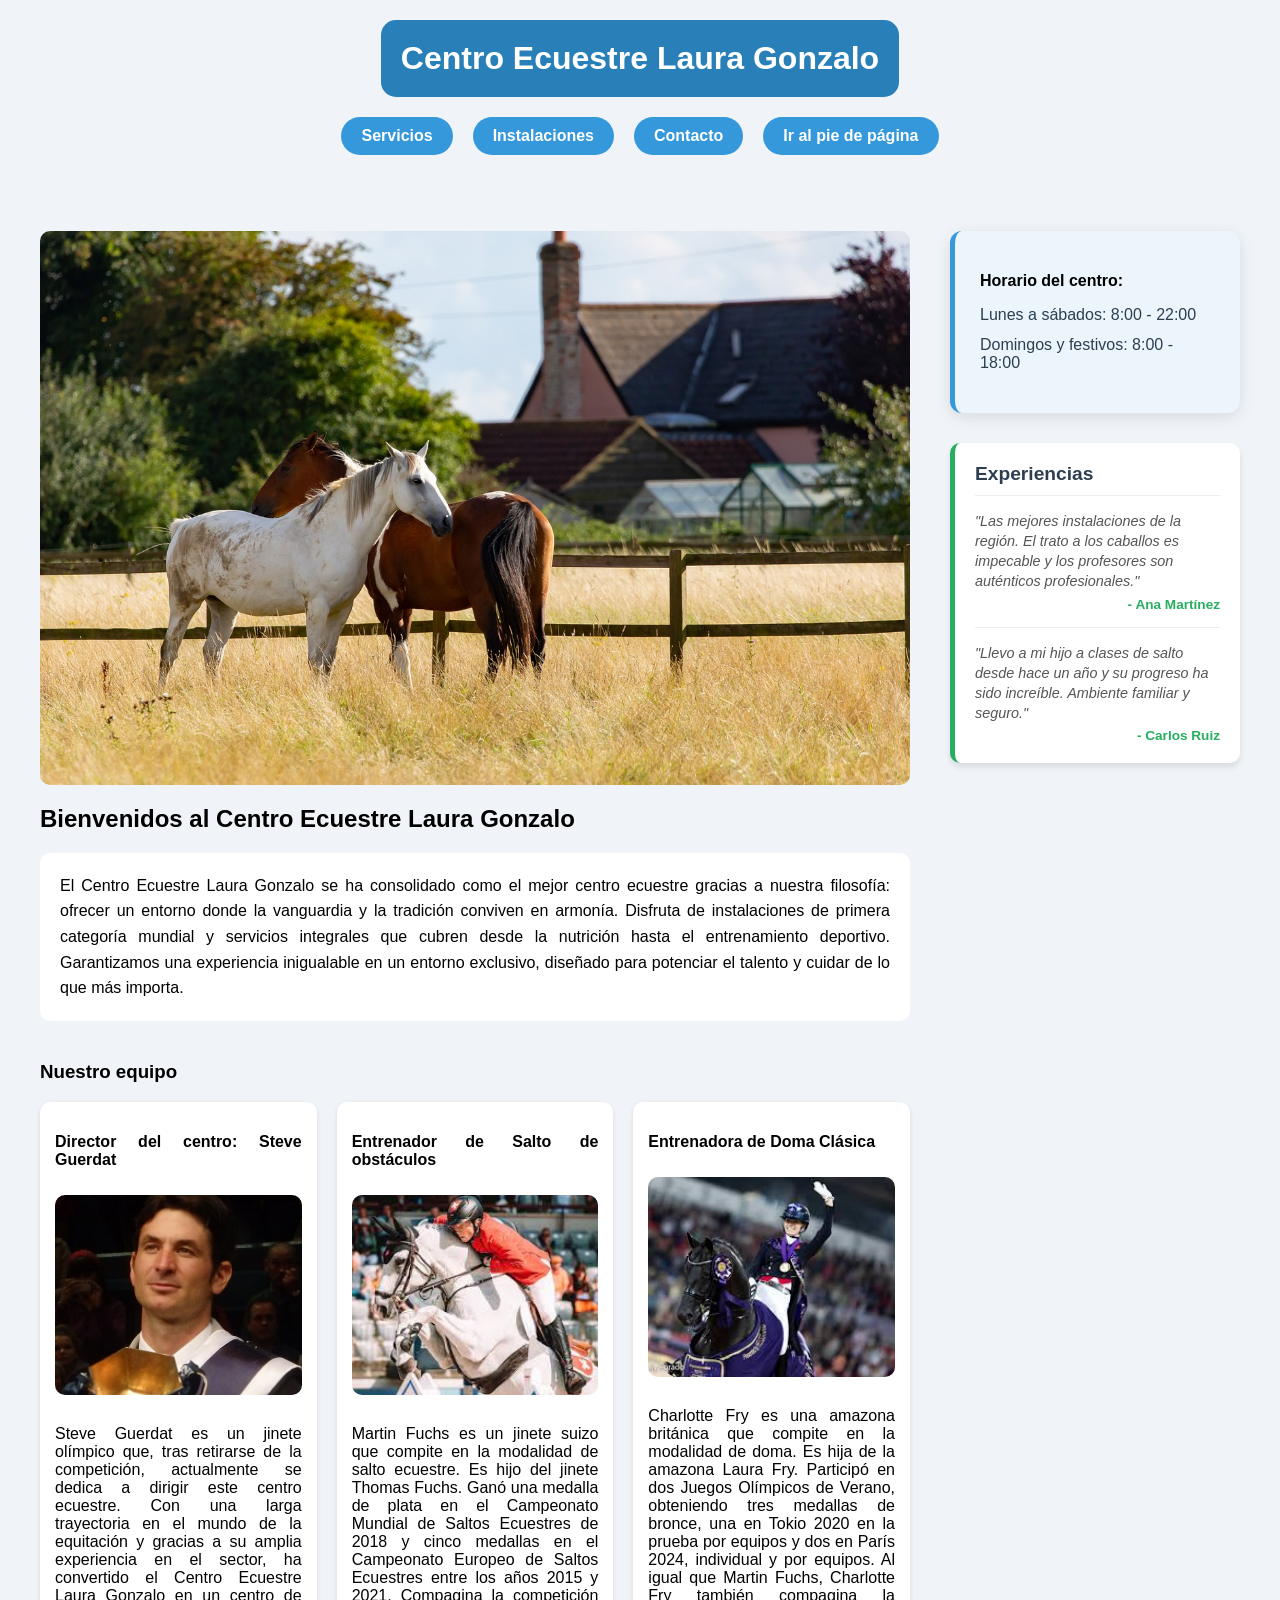
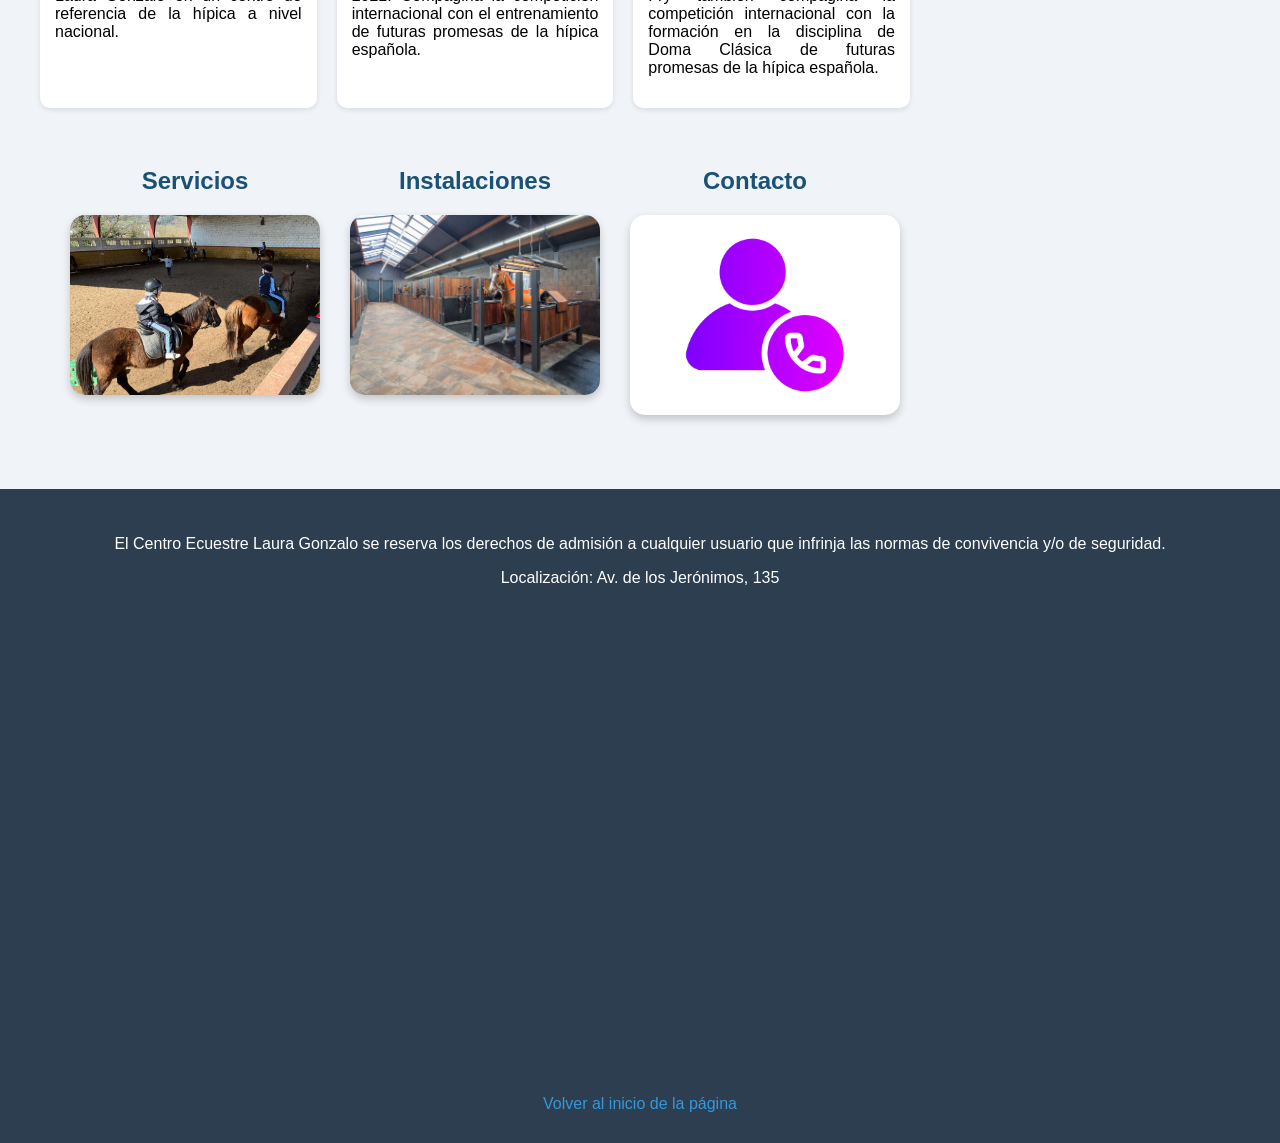
<file: index.html>
<!DOCTYPE html>
<html lang="es">
    <head>
        <meta charset="utf-8">
        <title>Index</title>
        <link rel="shortcut icon" href="Multimedia/logofavicon.png" type="image/png">
        <link rel="stylesheet" href="index.css">
    </head>
    <body>
        <header>
            <h1>Centro Ecuestre Laura Gonzalo</h1>
            <nav>
                <ul>
                    <li><a href="servicios.html" target="_blank">Servicios</a></li>
                    <li><a href="instalaciones.html" target="_blank">Instalaciones</a></li>
                    <li><a href="contacto.html" target="_blank">Contacto</a></li>
                    <li><a href="#piedepagina">Ir al pie de página</a></li>
                </ul>
            </nav>
        </header>
        <div class="contenedor-principal">
        <main class="contenido-central">
            <img src="Multimedia/caballosenelcampo.jpg" alt="Caballos en el campo" width="600" height="250" id="imgindex">
            <section>
                    <h2>Bienvenidos al Centro Ecuestre Laura Gonzalo</h2>
                    <p class="texto-intro">
                        El Centro Ecuestre Laura Gonzalo se ha consolidado como el mejor centro ecuestre 
                        gracias a nuestra filosofía: ofrecer un entorno donde la vanguardia y la tradición
                        conviven en armonía. Disfruta de instalaciones de primera categoría mundial y servicios
                        integrales que cubren desde la nutrición hasta el entrenamiento deportivo. Garantizamos una
                        experiencia inigualable en un entorno exclusivo, diseñado para potenciar el talento y cuidar de lo
                        que más importa.
                    </p>
            </section>
            <section class="seccion-equipo">
                <article>
                    <h3>Nuestro equipo</h3>
                    <div class="contenedor-personas">
                        <div class="tarjeta-equipo">
                            <p><b>Director del centro: Steve Guerdat</b></p>
                            <img src="Multimedia/Steve_Guerdat_(SUI).JPG" alt="Steve Guerdat">
                            <p>
                                Steve Guerdat es un jinete olímpico que, tras retirarse de la competición,
                                actualmente se dedica a dirigir este centro ecuestre. Con una larga trayectoria en el mundo
                                de la equitación y gracias a su amplia experiencia en el sector, ha convertido el Centro
                                Ecuestre Laura Gonzalo en un centro de referencia de la hípica a nivel nacional.
                            </p>
                        </div>
                        <div class="tarjeta-equipo">
                            <p><b>Entrenador de Salto de obstáculos</b></p>
                            <img src="Multimedia/martinfuchs.jpeg" alt="Martin Fuchs">
                            <p>
                                Martin Fuchs es un jinete suizo que compite en la modalidad de salto ecuestre.
                                Es hijo del jinete Thomas Fuchs. Ganó una medalla de plata en el Campeonato Mundial de
                                Saltos Ecuestres de 2018 y cinco medallas en el Campeonato Europeo de Saltos Ecuestres
                                entre los años 2015 y 2021. Compagina la competición internacional con el entrenamiento de
                                futuras promesas de la hípica española.
                            </p>
                        </div>
                        <div class="tarjeta-equipo">
                        <p><b>Entrenadora de Doma Clásica</b></p>
                        <img src="Multimedia/charlottefry.jpeg" alt="Charlotte Fry">
                        <p>
                            Charlotte Fry es una amazona británica que compite en la modalidad de doma.
                            Es hija de la amazona Laura Fry. Participó en dos Juegos Olímpicos de Verano,
                            obteniendo tres medallas de bronce, una en Tokio 2020 en la prueba por equipos
                            y dos en París 2024, individual y por equipos. Al igual que Martin Fuchs, Charlotte Fry también
                            compagina la competición internacional con la formación en la disciplina de Doma Clásica de futuras
                            promesas de la hípica española.
                        </p>
                        </div>
                    </div>
                </article>
            </section>
            <section class="seccion-navegacion">
                <div class="contenedor-enlaces">
                    <div class="item-navegacion">
                    <h2>Servicios</h2>
                    <a href="servicios.html" target="_blank"><img src="Multimedia/serviciospagprincipal.jpeg" alt="Servicios"></a>
                    </div>
                    <div class="item-navegacion">
                    <h2>Instalaciones</h2>
                    <a href="instalaciones.html" target="_blank"><img src="Multimedia/navedecuadras.jpg" alt="Nave de cuadras"></a>
                    </div>
                    <div class="item-navegacion">
                    <h2>Contacto</h2>
                    <a href="contacto.html" target="_blank"><img src="Multimedia/contactoimagen.png" alt="Contacto" class="icono-contacto"></a>
                    </div>
                </div>
            </section>
            
        </main>
        
        <aside class="barra-lateral">
            <div class="cajita-horario">
            <p>
                <b>Horario del centro:</b>
                <ul>
                    <li>Lunes a sábados: 8:00 - 22:00</li>
                    <li>Domingos y festivos: 8:00 - 18:00</li>
                </ul>
            </p>
            </div>
         <div class="cajita-referencias">
    <h3>Experiencias</h3>
    
    <div class="opinion">
        <p>"Las mejores instalaciones de la región. El trato a los caballos es impecable y los profesores son auténticos profesionales."</p>
        <span class="autor">- Ana Martínez</span>
    </div>

    <hr> <div class="opinion">
        <p>"Llevo a mi hijo a clases de salto desde hace un año y su progreso ha sido increíble. Ambiente familiar y seguro."</p>
        <span class="autor">- Carlos Ruiz</span>
    </div>
</div>
        </aside>  
        </div>
        <footer id="piedepagina">
            <p>El Centro Ecuestre Laura Gonzalo se reserva los derechos de admisión a cualquier usuario que infrinja las normas de convivencia y/o de seguridad.</p>
            <p>Localización: Av. de los Jerónimos, 135</p>
            <iframe src="https://www.google.com/maps/embed?pb=!1m18!1m12!1m3!1d25157.416345769663!2d-1.1829247999999999!3d37.9846656!2m3!1f0!2f0!3f0!3m2!1i1024!2i768!4f13.1!3m3!1m2!1s0xd6380384e21bc4d%3A0x6f8f4ea9f358e209!2sUniversidad%20Cat%C3%B3lica%20San%20Antonio%20de%20Murcia%20(UCAM)!5e0!3m2!1ses!2ses!4v1764157958851!5m2!1ses!2ses" width="600" height="450" style="border:0;" allowfullscreen="" loading="lazy" referrerpolicy="no-referrer-when-downgrade"></iframe>
            <br> <br><a href="#top">Volver al inicio de la página</a>
        </footer>
    </body>
</html>
</file>
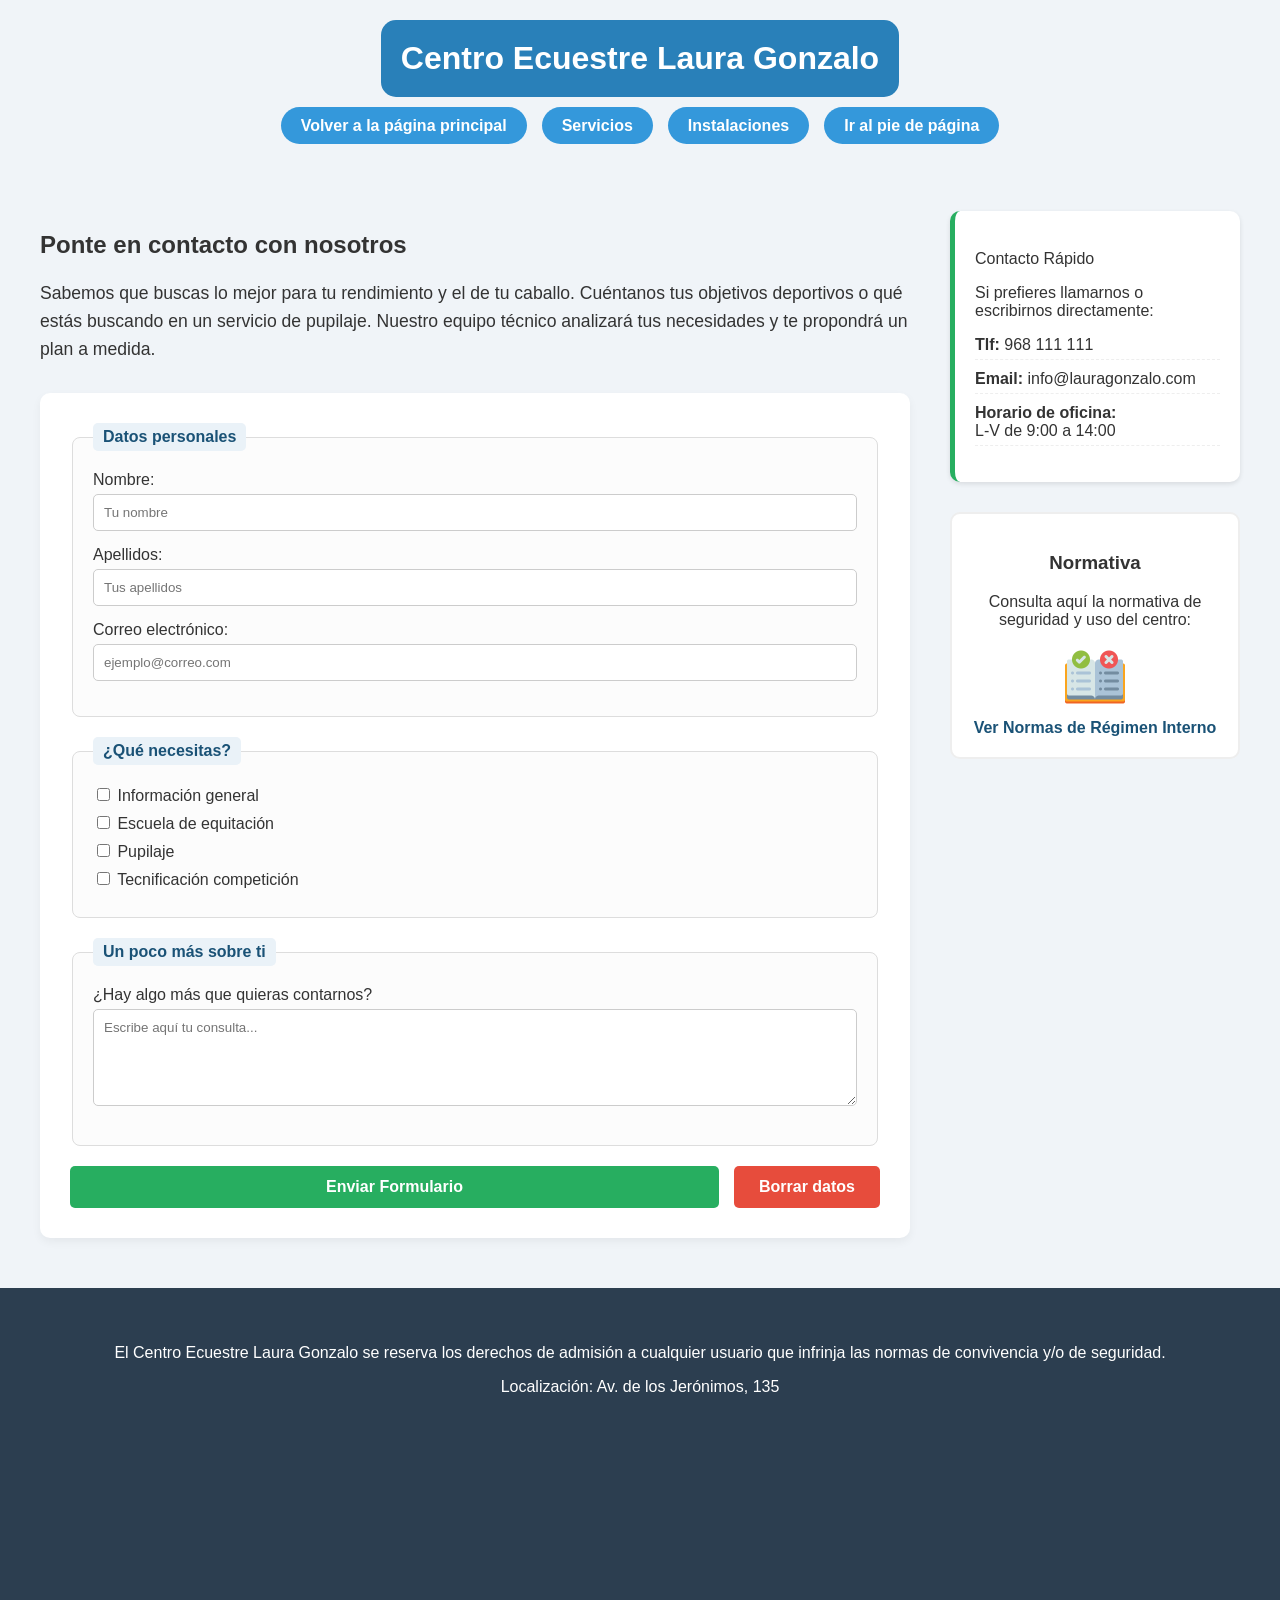
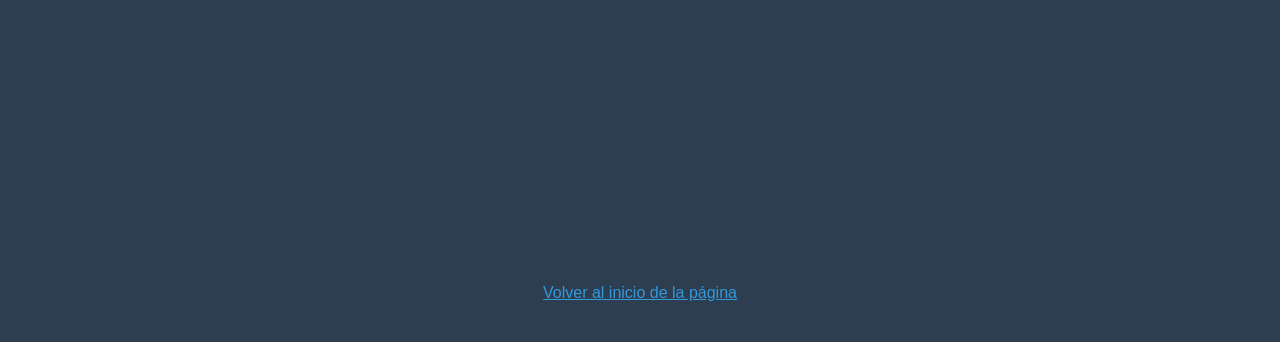
<file: contacto.html>
<!DOCTYPE html>
<html lang="es">
    <head>
        <meta charset="utf-8">
        <title>Contacto</title>
        <link rel="shortcut icon" href="Multimedia/logofavicon.png" type="image/png">
        <link rel="stylesheet" href="contacto.css">
    </head>
    <body>
        <header>
            <h1>Centro Ecuestre Laura Gonzalo</h1>
            <nav>
                <ul>
                    <li><a href="index.html" target="_blank">Volver a la página principal</a></li>
                    <li><a href="servicios.html" target="_blank">Servicios</a></li>
                    <li><a href="instalaciones.html" target="_blank">Instalaciones</a></li>
                    <li><a href="#piedepagina">Ir al pie de página</a></li>
                </ul>
            </nav>
        </header>

        <div class="contenedor-principal">

            <main class="contenido-central">
                
                <section>
                    <article class="intro-contacto">
                        <h2>Ponte en contacto con nosotros</h2>
                        <p>
                            Sabemos que buscas lo mejor para tu rendimiento y el de tu caballo.
                            Cuéntanos tus objetivos deportivos o qué estás buscando en un servicio de pupilaje.
                            Nuestro equipo técnico analizará tus necesidades y te propondrá un plan a medida.
                        </p>
                    </article>

                    <article class="contenedor-formulario">
                        <form method="post" action="#"> <fieldset>
                                <legend>Datos personales</legend>
                                
                                <div class="campo">
                                    <label for="nombre">Nombre:</label>
                                    <input type="text" name="nombre" id="nombre" placeholder="Tu nombre" required>
                                </div>

                                <div class="campo">
                                    <label for="apellido">Apellidos:</label>
                                    <input type="text" name="apellido" id="apellido" placeholder="Tus apellidos" required>
                                </div>

                                <div class="campo">
                                    <label for="email">Correo electrónico:</label>
                                    <input type="email" name="email" id="email" required placeholder="ejemplo@correo.com">
                                </div>
                            </fieldset>

                            <fieldset>
                                <legend>¿Qué necesitas?</legend>
                                <div class="grupo-checkbox">
                                    <label><input type="checkbox" name="info"> Información general</label>
                                    <label><input type="checkbox" name="escuela"> Escuela de equitación</label>
                                    <label><input type="checkbox" name="pupilaje"> Pupilaje</label>
                                    <label><input type="checkbox" name="competicion"> Tecnificación competición</label>
                                </div>
                            </fieldset>

                            <fieldset>
                                <legend>Un poco más sobre ti</legend>
                                <label for="infoplus">¿Hay algo más que quieras contarnos?</label>
                                <textarea name="infoplus" id="infoplus" rows="5" placeholder="Escribe aquí tu consulta..."></textarea>
                            </fieldset>

                            <div class="botones-form">
                                <input type="submit" value="Enviar Formulario" class="btn-enviar">
                                <input type="reset" value="Borrar datos" class="btn-borrar">
                            </div>

                        </form>
                    </article>
                </section>
            </main>

            <aside class="barra-lateral">
                
                <div class="cajita-contacto">
                    <h3></h3>Contacto Rápido</h3>
                    <p>Si prefieres llamarnos o escribirnos directamente:</p>
                    <ul>
                        <li><b>Tlf:</b> 968 111 111</li>
                        <li><b>Email:</b> info@lauragonzalo.com</li>
                        <li><b>Horario de oficina:</b><br>L-V de 9:00 a 14:00</li>
                    </ul>
                </div>

                <div class="cajita-normas-link">
                    <h3>Normativa</h3>
                    <p>Consulta aquí la normativa de seguridad y uso del centro:</p>
                    <a href="https://www.hipicalascadenas.com" target="_blank" class="enlace-normas">
                        <img src="Multimedia/icono-normas-flaticon.png" alt="Descargar Normas">
                        <span>Ver Normas de Régimen Interno</span>
                    </a>
                </div>

            </aside>

        </div> <footer id="piedepagina">
            <p>El Centro Ecuestre Laura Gonzalo se reserva los derechos de admisión a cualquier usuario que infrinja las normas de convivencia y/o de seguridad.</p>
            <p>Localización: Av. de los Jerónimos, 135</p>
            <iframe src="https://www.google.com/maps/embed?pb=!1m18!1m12!1m3!1d25157.416345769663!2d-1.1829247999999999!3d37.9846656!2m3!1f0!2f0!3f0!3m2!1i1024!2i768!4f13.1!3m3!1m2!1s0xd6380384e21bc4d%3A0x6f8f4ea9f358e209!2sUniversidad%20Cat%C3%B3lica%20San%20Antonio%20de%20Murcia%20(UCAM)!5e0!3m2!1ses!2ses!4v1764157958851!5m2!1ses!2ses" width="600" height="450" style="border:0;" allowfullscreen="" loading="lazy"></iframe>
            <br> <br><a href="#top">Volver al inicio de la página</a>
        </footer>
    </body>
</html>
</file>
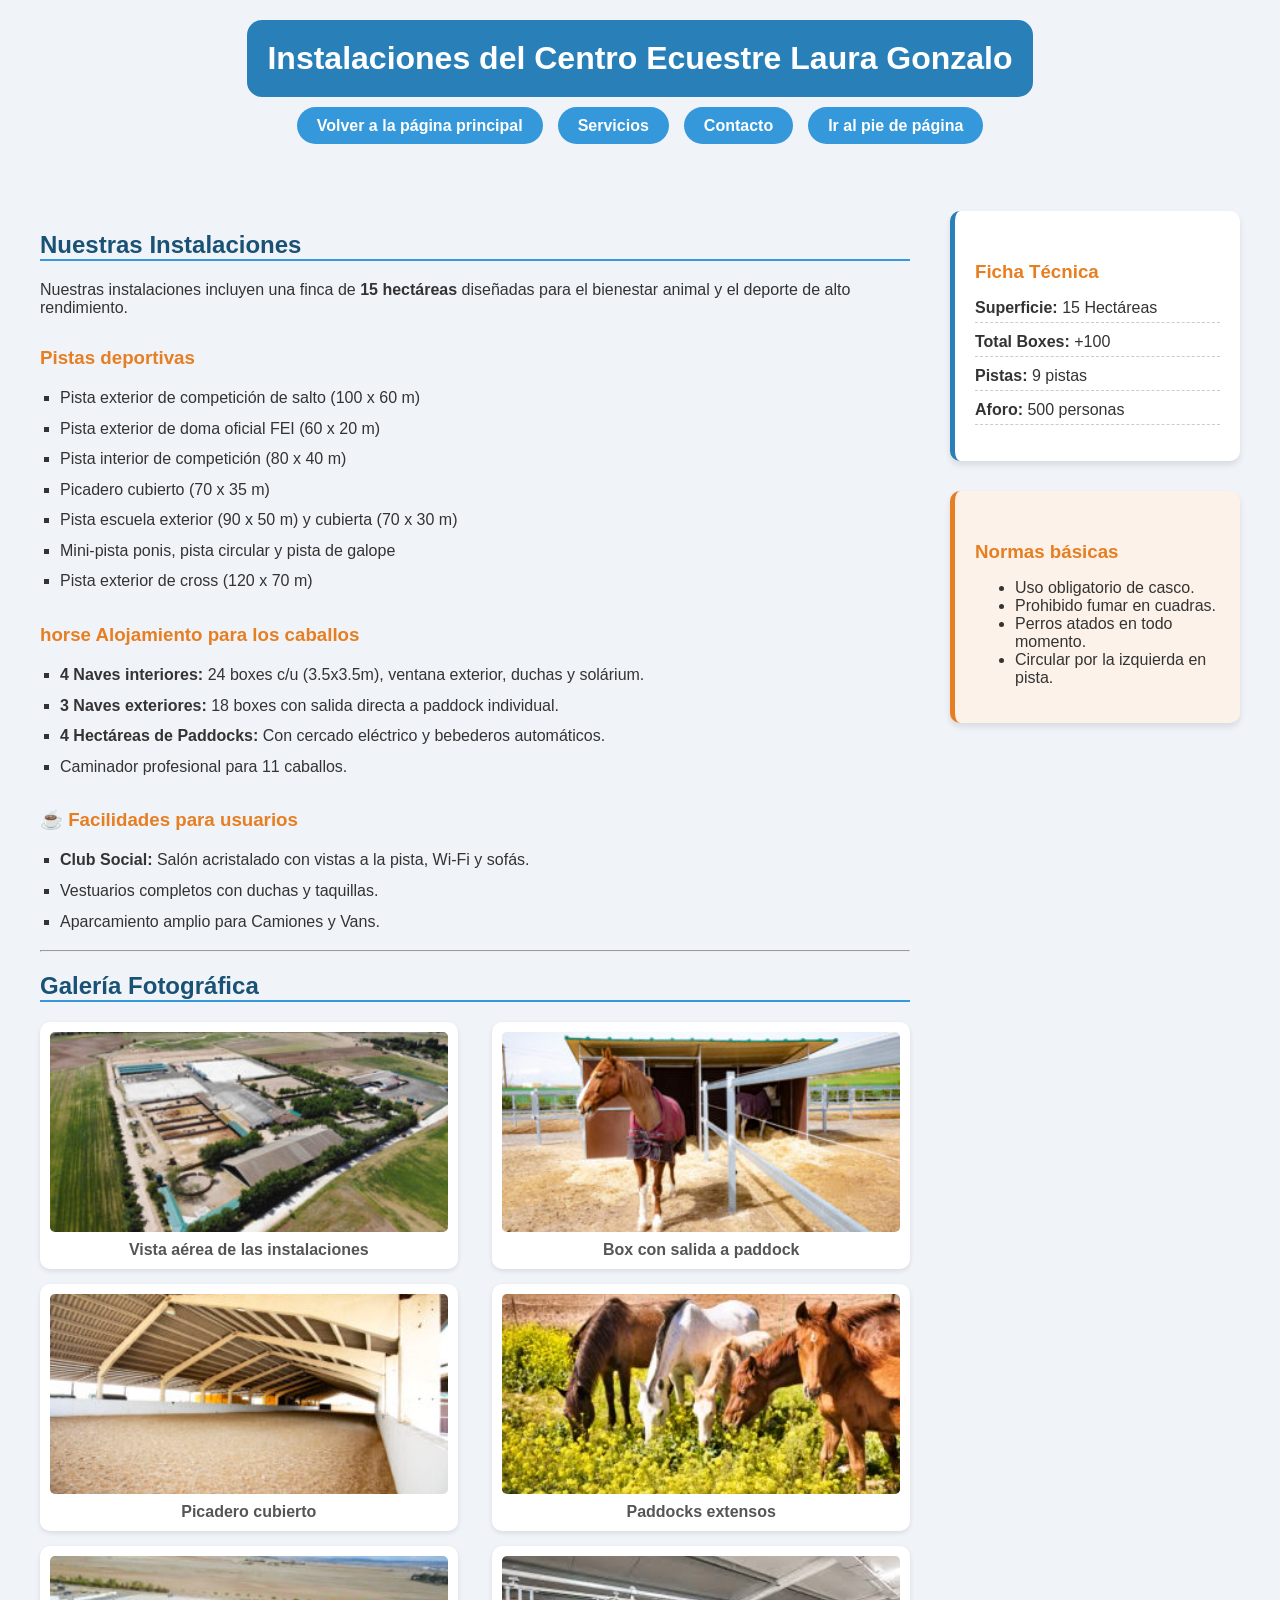
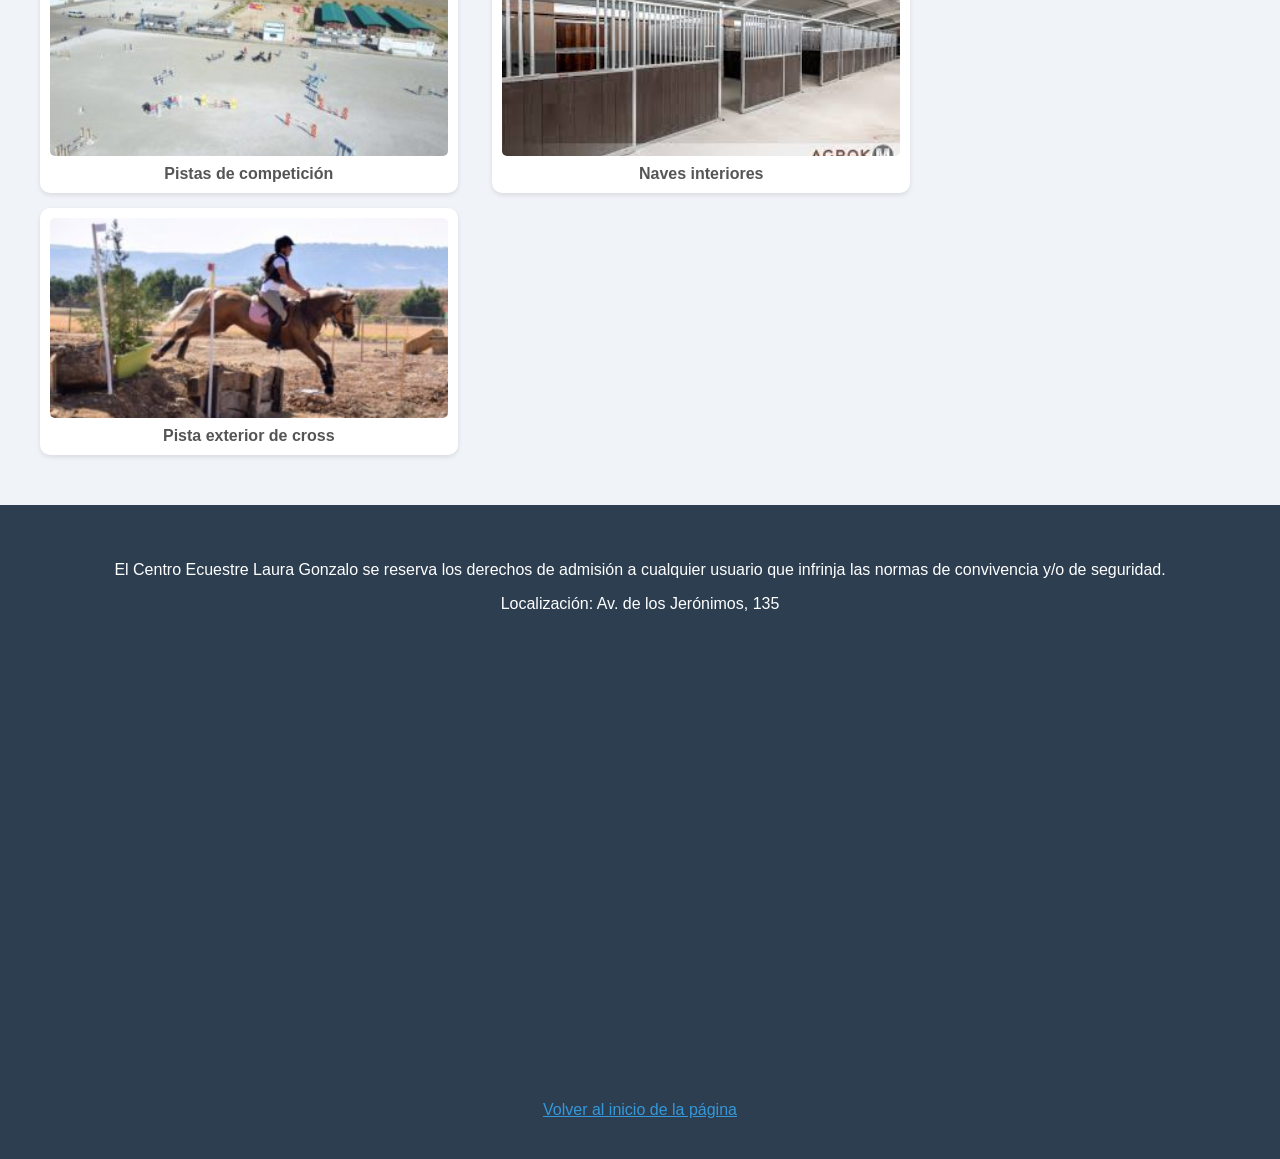
<file: instalaciones.html>
<!DOCTYPE html>
<html lang="es">
    <head>
        <meta charset="utf-8">
        <title>Instalaciones</title>
        <link rel="shortcut icon" href="Multimedia/logofavicon.png" type="image/png">
        <link rel="stylesheet" href="instalaciones.css">
    </head>
    <body>
        <header>
            <h1>Instalaciones del Centro Ecuestre Laura Gonzalo</h1>
            <nav>
                <ul>
                    <li><a href="index.html" target="_blank">Volver a la página principal</a></li>
                    <li><a href="servicios.html" target="_blank">Servicios</a></li>
                    <li><a href="contacto.html" target="_blank">Contacto</a></li>
                    <li><a href="#piedepagina">Ir al pie de página</a></li>
                </ul>
            </nav>
        </header>

        <div class="contenedor-principal">

            <main class="contenido-central">
                
                <section>
                    <article>
                        <h2>Nuestras Instalaciones</h2>
                        <p class="intro">
                            Nuestras instalaciones incluyen una finca de <b>15 hectáreas</b> diseñadas para el bienestar animal y el deporte de alto rendimiento.
                        </p>

                        <h3>Pistas deportivas</h3>
                        <div class="bloque-detalle">
                            <ul>
                                <li>Pista exterior de competición de salto (100 x 60 m)</li>
                                <li>Pista exterior de doma oficial FEI (60 x 20 m)</li>
                                <li>Pista interior de competición (80 x 40 m)</li>
                                <li>Picadero cubierto (70 x 35 m)</li>
                                <li>Pista escuela exterior (90 x 50 m) y cubierta (70 x 30 m)</li>
                                <li>Mini-pista ponis, pista circular y pista de galope</li>
                                <li>Pista exterior de cross (120 x 70 m)</li>
                            </ul>
                        </div>

                        <h3>horse Alojamiento para los caballos</h3>
                        <div class="bloque-detalle">
                            <ul>
                                <li><b>4 Naves interiores:</b> 24 boxes c/u (3.5x3.5m), ventana exterior, duchas y solárium.</li>
                                <li><b>3 Naves exteriores:</b> 18 boxes con salida directa a paddock individual.</li>
                                <li><b>4 Hectáreas de Paddocks:</b> Con cercado eléctrico y bebederos automáticos.</li>
                                <li>Caminador profesional para 11 caballos.</li>
                            </ul>
                        </div>

                        <h3>☕ Facilidades para usuarios</h3>
                        <div class="bloque-detalle">
                            <ul>
                                <li><b>Club Social:</b> Salón acristalado con vistas a la pista, Wi-Fi y sofás.</li>
                                <li>Vestuarios completos con duchas y taquillas.</li>
                                <li>Aparcamiento amplio para Camiones y Vans.</li>
                            </ul>
                        </div>
                    </article>
                </section>

                <hr> <section>
                    <article>
                        <h2>Galería Fotográfica</h2>
                        <div class="contenedor-imagenes">
                            
                            <figure>
                                <img src="Multimedia/panoramicadelasinstalaciones.jpg" alt="Vista aérea">
                                <figcaption>Vista aérea de las instalaciones</figcaption>
                            </figure>
                            
                            <figure>
                                <img src="Multimedia/boxconsalidaapaddockimg.jpg" alt="Box con paddock">
                                <figcaption>Box con salida a paddock</figcaption>
                            </figure>
                            
                            <figure>
                                <img src="Multimedia/pistainterior.jpg" alt="Pista interior">
                                <figcaption>Picadero cubierto</figcaption>
                            </figure>
                            
                            <figure>
                                <img src="Multimedia/paddocks.jpeg" alt="Paddocks">
                                <figcaption>Paddocks extensos</figcaption>
                            </figure>
                            
                            <figure>
                                <img src="Multimedia/pistasdecompeticion.jpg" alt="Competición">
                                <figcaption>Pistas de competición</figcaption>
                            </figure>
                            
                            <figure>
                                <img src="Multimedia/naveinterior.jpeg" alt="Naves">
                                <figcaption>Naves interiores</figcaption>
                            </figure>
                            
                            <figure>
                                <img src="Multimedia/pistadecross.jpeg" alt="Cross">
                                <figcaption>Pista exterior de cross</figcaption>
                            </figure>

                        </div>
                    </article>
                </section>

            </main>

            <aside class="barra-lateral">
                
                <div class="cajita-datos">
                    <h3>Ficha Técnica</h3>
                    <ul class="lista-lateral">
                        <li><b>Superficie:</b> 15 Hectáreas</li>
                        <li><b>Total Boxes:</b> +100</li>
                        <li><b>Pistas:</b> 9 pistas</li>
                        <li><b>Aforo:</b> 500 personas</li>
                    </ul>
                </div>

                <div class="cajita-normas">
                    <h3>Normas básicas</h3>
                    <ul>
                        <li>Uso obligatorio de casco.</li>
                        <li>Prohibido fumar en cuadras.</li>
                        <li>Perros atados en todo momento.</li>
                        <li>Circular por la izquierda en pista.</li>
                    </ul>
                </div>

            </aside>

        </div> <footer id="piedepagina">
            <p>El Centro Ecuestre Laura Gonzalo se reserva los derechos de admisión a cualquier usuario que infrinja las normas de convivencia y/o de seguridad.</p>
            <p>Localización: Av. de los Jerónimos, 135</p>
            <iframe src="https://www.google.com/maps/embed?pb=!1m18!1m12!1m3!1d25157.416345769663!2d-1.1829247999999999!3d37.9846656!2m3!1f0!2f0!3f0!3m2!1i1024!2i768!4f13.1!3m3!1m2!1s0xd6380384e21bc4d%3A0x6f8f4ea9f358e209!2sUniversidad%20Cat%C3%B3lica%20San%20Antonio%20de%20Murcia%20(UCAM)!5e0!3m2!1ses!2ses!4v1764157958851!5m2!1ses!2ses" width="600" height="450" style="border:0;" allowfullscreen="" loading="lazy"></iframe>
            <br> <br><a href="#top">Volver al inicio de la página</a>
        </footer>
    </body>
</html>
</file>
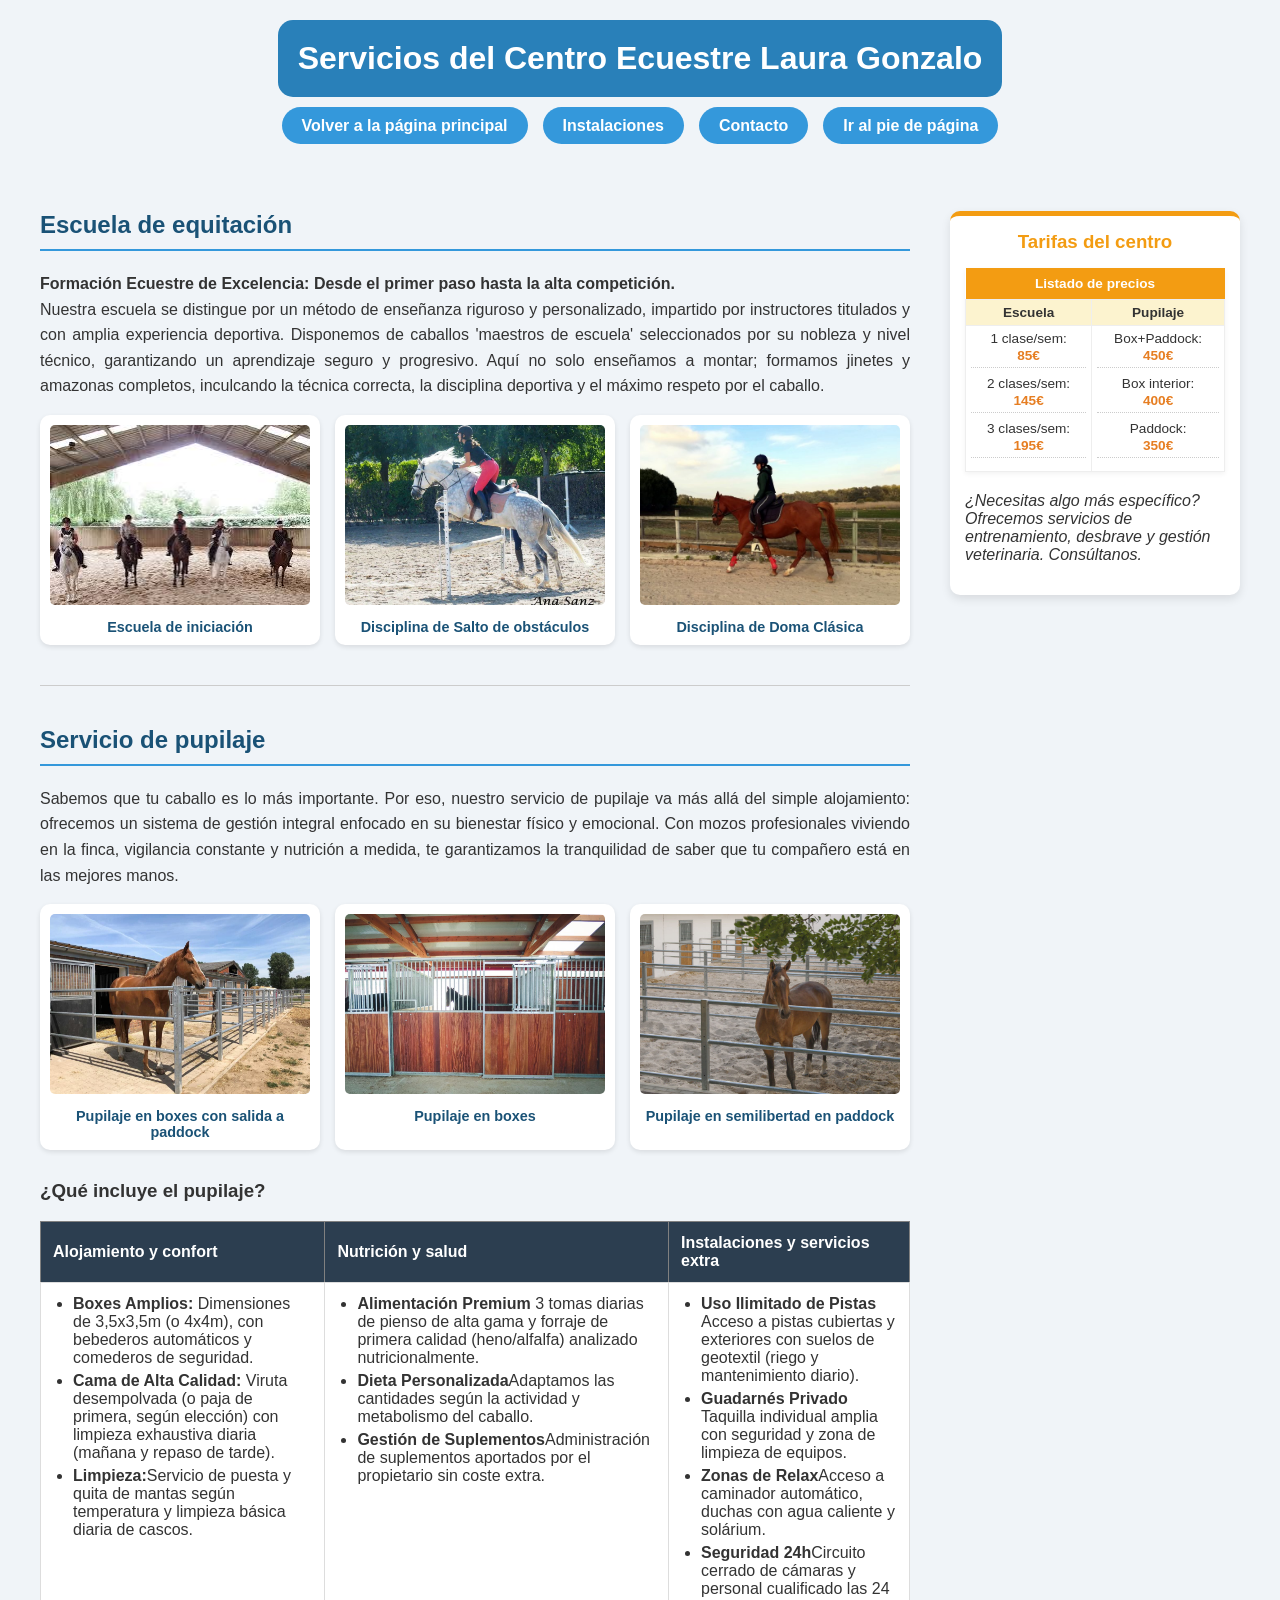
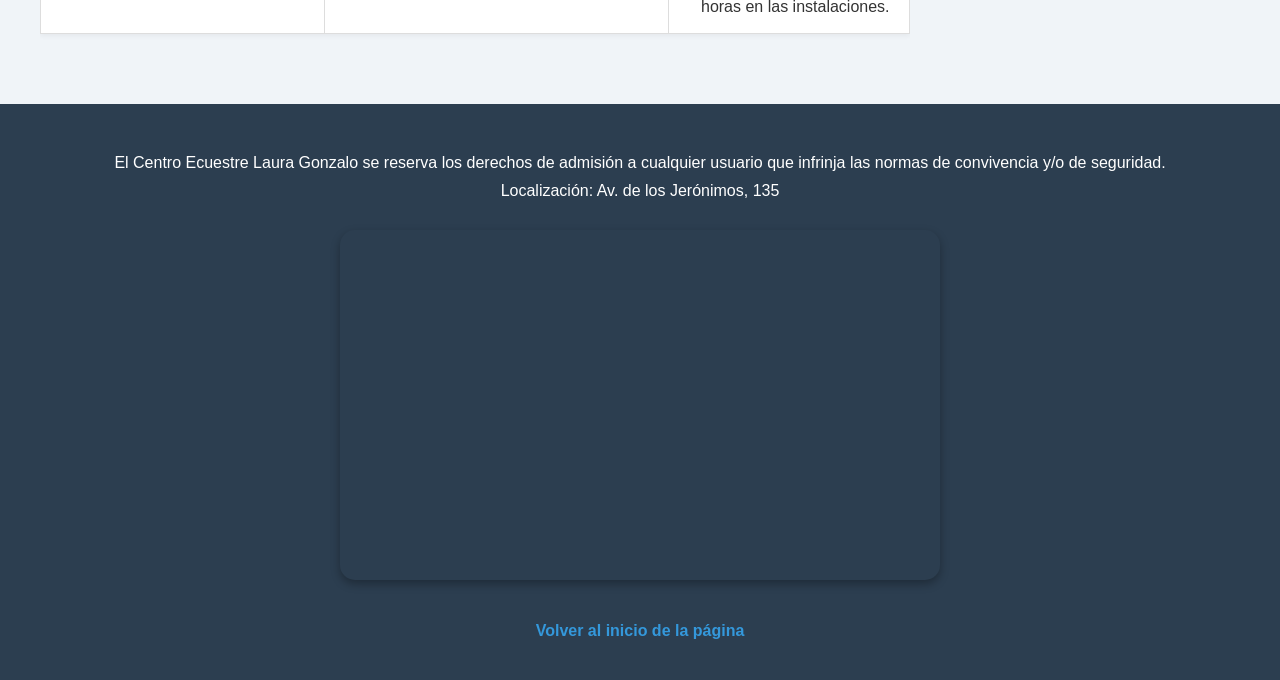
<file: servicios.html>
<!DOCTYPE html>
<html lang="es">
    <head>
        <meta charset="utf-8">
        <title>Servicios</title>
        <link rel="shortcut icon" href="Multimedia/logofavicon.png" type="image/png">
        <link rel="stylesheet" href="servicios.css"> </head>
    <body>
        <header>
            <h1>Servicios del Centro Ecuestre Laura Gonzalo</h1>
            <nav>
                <ul>
                    <li><a href="index.html" target="_blank">Volver a la página principal</a></li>
                    <li><a href="instalaciones.html" target="_blank">Instalaciones</a></li>
                    <li><a href="contacto.html" target="_blank">Contacto</a></li>
                    <li><a href="#piedepagina">Ir al pie de página</a></li>
                </ul>
            </nav>
        </header>

        <div class="contenedor-principal">

            <main class="contenido-central">
                
                <section>
                    <article>
                        <h2>Escuela de equitación</h2>
                        <p>
                            <b>Formación Ecuestre de Excelencia: Desde el primer paso hasta la alta competición.</b> <br>
                            Nuestra escuela se distingue por un método de enseñanza riguroso y personalizado,
                            impartido por instructores titulados y con amplia experiencia deportiva.
                            Disponemos de caballos 'maestros de escuela' seleccionados por su nobleza y nivel técnico,
                            garantizando un aprendizaje seguro y progresivo. Aquí no solo enseñamos a montar; formamos
                            jinetes y amazonas completos, inculcando la técnica correcta, la disciplina deportiva y el
                            máximo respeto por el caballo.
                        </p>
                    </article>

                    <article>
                        <div class="contenedor-imagenes">
                            <figure>
                                <img src="Multimedia/escueladeequitacion.jpeg" alt="Escuela de iniciación">
                                <figcaption>Escuela de iniciación</figcaption>
                            </figure>
                            <figure>
                                <img src="Multimedia/escuelasalto.jpg" alt="Salto de obstáculos">
                                <figcaption>Disciplina de Salto de obstáculos</figcaption>
                            </figure>
                            <figure>
                                <img src="Multimedia/escueladoma.jpg" alt="Doma clásica">
                                <figcaption>Disciplina de Doma Clásica</figcaption>
                            </figure>
                        </div>
                    </article>
                </section>

                <hr> <section>
                    <article>
                        <h2>Servicio de pupilaje</h2>
                        <p>
                            Sabemos que tu caballo es lo más importante. Por eso, nuestro servicio de pupilaje
                            va más allá del simple alojamiento: ofrecemos un sistema de gestión integral enfocado
                            en su bienestar físico y emocional. Con mozos profesionales viviendo en la finca,
                            vigilancia constante y nutrición a medida, te garantizamos la tranquilidad de saber que
                            tu compañero está en las mejores manos.
                        </p>
                    </article>

                    <article>
                        <div class="contenedor-imagenes">
                            <figure>
                                <img src="Multimedia/boxconsalidaapaddock.jpg" alt="Box con salida a paddock">
                                <figcaption>Pupilaje en boxes con salida a paddock</figcaption>
                            </figure>
                            <figure>
                                <img src="Multimedia/boxes.jpg" alt="Boxes">
                                <figcaption>Pupilaje en boxes</figcaption>
                            </figure>
                            <figure>
                                <img src="Multimedia/paddock.jpg" alt="Paddock">
                                <figcaption>Pupilaje en semilibertad en paddock</figcaption>
                            </figure>
                        </div>
                    </article>

                    <article>
                        <h3>¿Qué incluye el pupilaje?</h3>
                        <div class="contenedor-tabla">
                            <table border="1" class="tabla-servicios">
                                <thead>
                                    <tr> <th>Alojamiento y confort</th>
                                        <th>Nutrición y salud</th>
                                        <th>Instalaciones y servicios extra</th>
                                    </tr>
                                </thead>
                                <tbody>
                                    <tr>
                                        <td>
                                            <ul>
                                                <li><b>Boxes Amplios:</b> Dimensiones de 3,5x3,5m (o 4x4m),
                                                con bebederos automáticos y comederos de seguridad.</li>
                                                <li><b>Cama de Alta Calidad:</b> Viruta desempolvada (o paja de primera,
                                                según elección) con limpieza exhaustiva diaria (mañana y repaso de tarde).</li>
                                                <li><b>Limpieza:</b>Servicio de puesta y quita de mantas según temperatura y
                                                limpieza básica diaria de cascos.</li>
                                            </ul>
                                        </td>
                                        <td>
                                            <ul>
                                                <li><b>Alimentación Premium</b> 3 tomas diarias de pienso de alta gama y
                                                forraje de primera calidad (heno/alfalfa) analizado nutricionalmente.</li>
                                                <li><b>Dieta Personalizada</b>Adaptamos las cantidades según la actividad y metabolismo del caballo.</li>
                                                <li><b>Gestión de Suplementos</b>Administración de suplementos aportados por el propietario sin coste extra.</li>
                                            </ul>
                                        </td>
                                        <td>
                                            <ul>
                                                <li><b>Uso Ilimitado de Pistas</b> Acceso a pistas cubiertas y exteriores con
                                                suelos de geotextil (riego y mantenimiento diario).</li>
                                                <li><b>Guadarnés Privado</b> Taquilla individual amplia con seguridad y zona de limpieza de equipos.</li>
                                                <li><b>Zonas de Relax</b>Acceso a caminador automático, duchas con agua caliente y solárium.</li>
                                                <li><b>Seguridad 24h</b>Circuito cerrado de cámaras y personal cualificado las 24 horas en las instalaciones.</li>
                                            </ul>
                                        </td>
                                    </tr>
                                </tbody>
                            </table>
                        </div>
                    </article>
                </section>

            </main>

            <aside class="barra-lateral">
                
                <div class="cajita-tarifas">
                    <h3>Tarifas del centro</h3>
                    
                    <table class="tabla-precios">
                        <thead>
                            <tr> <th colspan="2">Listado de precios</th>
                            </tr>
                        </thead>
                        <tbody>
                            <tr>
                                <td class="titulo-precio">Escuela</td>
                                <td class="titulo-precio">Pupilaje</td>
                            </tr>
                            <tr>
                                <td>
                                    <ul class="lista-precios">
                                        <li>1 clase/sem: <b>85€</b></li>
                                        <li>2 clases/sem: <b>145€</b></li>
                                        <li>3 clases/sem: <b>195€</b></li>
                                    </ul>
                                </td>
                                <td>
                                    <ul class="lista-precios">
                                        <li>Box+Paddock: <b>450€</b></li>
                                        <li>Box interior: <b>400€</b></li>
                                        <li>Paddock: <b>350€</b></li>
                                    </ul>
                                </td>
                            </tr>
                        </tbody>
                    </table>

                    <p class="nota-extra">
                        <i>¿Necesitas algo más específico? Ofrecemos servicios de entrenamiento, desbrave y gestión veterinaria. Consúltanos.</i>
                    </p>
                </div>

            </aside>
        </div> 
        <footer id="piedepagina">
            <p>El Centro Ecuestre Laura Gonzalo se reserva los derechos de admisión a cualquier usuario que infrinja las normas de convivencia y/o de seguridad.</p>
            <p>Localización: Av. de los Jerónimos, 135</p>
            <iframe src="https://www.google.com/maps/embed?pb=!1m18!1m12!1m3!1d25157.416345769663!2d-1.1829247999999999!3d37.9846656!2m3!1f0!2f0!3f0!3m2!1i1024!2i768!4f13.1!3m3!1m2!1s0xd6380384e21bc4d%3A0x6f8f4ea9f358e209!2sUniversidad%20Cat%C3%B3lica%20San%20Antonio%20de%20Murcia%20(UCAM)!5e0!3m2!1ses!2ses!4v1764157958851!5m2!1ses!2ses" width="600" height="450" style="border:0;" allowfullscreen="" loading="lazy"></iframe>
            <br> <br><a href="#top">Volver al inicio de la página</a>
        </footer>
    </body>
</html>
</file>
<file: index.css>
/* =========================================
   1. ESTILOS GENERALES
   ========================================= */
body {
    font-family: Arial, sans-serif;
    margin: 0;
    padding: 0;
    background-color: #F0F4F8; /* Fondo suave general */
}

/* =========================================
   2. HEADER Y TÍTULO PRINCIPAL
   ========================================= */
header {
    padding: 20px;
    text-align: center;
}

h1 {
    text-align: center;
    background-color: #2980B9;
    border-radius: 15px;
    padding: 20px;
    color: white;
    width: fit-content;
    margin: 0 auto 20px auto; /* Centrado y con margen abajo */
}

/* =========================================
   3. MENÚ DE NAVEGACIÓN (NAV)
   ========================================= */
nav ul {
    display: flex;
    justify-content: center;
    list-style: none;
    padding: 0;
    gap: 20px;
    flex-wrap: wrap; /* Para que baje en móviles */
}

nav ul li a {
    text-decoration: none;
    background-color: #3498DB;
    color: white;
    padding: 10px 20px;
    border-radius: 50px;
    font-weight: bold;
    display: block;
}

nav ul li a:hover {
    background-color: #1A5276; /* Efecto al pasar el ratón */
}

/* =========================================
   4. ESTRUCTURA PRINCIPAL (LAYOUT IZQ | DER)
   ========================================= */
/* Este es el contenedor padre que pone el contenido a la izq y el horario a la der */
.contenedor-principal {
    display: flex;
    gap: 40px;                /* Espacio entre columnas */
    max-width: 1200px;        /* Ancho máximo de la web */
    margin: 40px auto;        /* Centrado en la pantalla */
    padding: 0 20px;
    align-items: flex-start;  /* Alinea arriba */
}

/* Columna Izquierda (Contenido) */
.contenido-central {
    flex: 3; /* Ocupa el 75% */
}

/* Columna Derecha (Barra Lateral / Aside) */
.barra-lateral {
    flex: 1; /* Ocupa el 25% */
    min-width: 250px;
}

/* Imagen principal de los caballos */
#imgindex {
    width: 100%;       /* Se adapta al ancho disponible */
    height: auto;
    border-radius: 10px;
    display: block;
    margin-bottom: 20px;
}

/* Texto de bienvenida */
.texto-intro {
    text-align: justify;
    line-height: 1.6;
    background-color: white;
    padding: 20px;
    border-radius: 10px;
    margin-bottom: 40px;
}

/* =========================================
   5. SECCIÓN EQUIPO (3 COLUMNAS)
   ========================================= */
.contenedor-personas {
    display: flex;
    justify-content: center;
    gap: 20px;
    flex-wrap: wrap;
}

.tarjeta-equipo {
    flex: 1;
    min-width: 200px;
    background-color: white;
    padding: 15px;
    border-radius: 10px;
    text-align: justify;
    box-shadow: 0 2px 5px rgba(0,0,0,0.1);
}

.tarjeta-equipo img {
    width: 100%;
    height: 200px;
    object-fit: cover;
    border-radius: 10px;
    margin: 10px 0;
}

/* =========================================
   6. SECCIÓN ENLACES (Servicios, Instalaciones...)
   ========================================= */
.contenedor-enlaces {
    display: flex;
    justify-content: center;
    gap: 30px;
    margin-top: 40px;
    flex-wrap: wrap;
}

.item-navegacion {
    width: 250px;
    text-align: center;
    margin-bottom: 20px;
}

.item-navegacion h2 {
    color: #1A5276;
    font-size: 1.5rem;
}

.item-navegacion img {
    width: 100%;
    height: 180px;
    object-fit: cover;
    border-radius: 15px;
    box-shadow: 0 4px 8px rgba(0,0,0,0.2);
}

/* Arreglo para el icono de contacto (que no se corte) */
.item-navegacion img.icono-contacto {
    object-fit: contain;
    background-color: #fff;
    padding: 10px;
}

/* =========================================
   7. BARRA LATERAL (EL HORARIO "MONO")
   ========================================= */
/* =========================================
   ESTILO PARA LA "CAJITA MONA" DEL HORARIO
   ========================================= */
.cajita-horario {
    background-color: #EBF5FB;  /* Fondo azul muy clarito (casi blanco) */
    border-left: 5px solid #3498DB; /* Una barra vertical azul decorativa a la izquierda */
    padding: 25px;              /* Espacio interior para que respire */
    border-radius: 12px;        /* Bordes bien redondeados */
    box-shadow: 0 4px 15px rgba(0,0,0,0.1); /* Sombra suave para que "flote" */
    height: fit-content;        /* La caja se ajusta al tamaño del texto */
}

/* Estilo para el título (el h3 que pusimos antes) */
.cajita-horario h3 {
    margin-top: 0;              /* Quita margen superior */
    color: #1A5276;             /* Azul oscuro elegante */
    font-size: 1.2rem;
    border-bottom: 2px solid #bdc3c7; /* Una rayita gris debajo del título */
    padding-bottom: 15px;       /* Espacio entre el título y la rayita */
    margin-bottom: 20px;        /* Espacio entre la rayita y la lista */
}

/* Estilo para la lista para que quede limpia */
.cajita-horario ul {
    list-style: none;          /* ¡IMPORTANTE! Quita los puntos negros feos */
    padding: 0;
    margin: 0;
}

.cajita-horario li {
    margin-bottom: 12px;       /* Separa un poco los días */
    color: #2c3e50;            /* Color de texto gris oscuro */
    font-size: 1rem;
    font-weight: 500;          /* Un poquito más gordita la letra */
}

/* =========================================
   ESTILO PARA LA CAJITA DE REFERENCIAS
   ========================================= */
.cajita-referencias {
    background-color: white;        /* Fondo blanco para resaltar */
    border-left: 5px solid #27AE60; /* Borde verde decorativo */
    padding: 20px;
    border-radius: 10px;
    box-shadow: 0 4px 6px rgba(0,0,0,0.1); /* Sombra suave */
    margin-top: 30px;               /* IMPORTANTE: Esto la separa del horario */
}

.cajita-referencias h3 {
    margin-top: 0;
    color: #2c3e50;
    font-size: 1.2rem;
    margin-bottom: 15px;
    border-bottom: 1px solid #eee;
    padding-bottom: 10px;
}

/* Estilo del texto de la opinión */
.opinion p {
    font-style: italic;             /* Letra cursiva */
    color: #555;
    font-size: 0.9rem;
    line-height: 1.4;
    margin-bottom: 5px;
}

/* Estilo para el nombre del autor */
.opinion .autor {
    display: block;
    text-align: right;              /* Alineado a la derecha */
    font-weight: bold;
    color: #27AE60;                 /* Verde a juego con el borde */
    font-size: 0.85rem;
}

/* La línea separadora entre opiniones */
.cajita-referencias hr {
    border: 0;
    border-top: 1px solid #eee;
    margin: 15px 0;
}

/* =========================================
   8. PIE DE PÁGINA (FOOTER)
   ========================================= */
#piedepagina {
    background-color: #2c3e50;
    color: white;
    text-align: center;
    padding: 30px;
    margin-top: 50px;
}

#piedepagina iframe {
    max-width: 100%;
    border-radius: 10px;
    margin-top: 20px;
}

#piedepagina a {
    color: #3498DB;
    text-decoration: none;
}
</file>
<file: contacto.css>
/* =========================================
   ESTILOS BÁSICOS (Copia de los anteriores)
   ========================================= */
body {
    font-family: Arial, sans-serif;
    margin: 0;
    padding: 0;
    background-color: #F0F4F8;
    color: #333;
}

header, footer { text-align: center; padding: 20px; }

h1 {
    background-color: #2980B9;
    color: white;
    padding: 20px;
    border-radius: 15px;
    width: fit-content;
    margin: 0 auto 20px auto;
}

nav ul {
    display: flex;
    justify-content: center;
    gap: 15px;
    list-style: none;
    padding: 0;
}

nav ul li a {
    text-decoration: none;
    background-color: #3498DB;
    color: white;
    padding: 10px 20px;
    border-radius: 50px;
    font-weight: bold;
}

nav ul li a:hover {
    background-color: #1A5276;
}

/* =========================================
   ESTRUCTURA PRINCIPAL
   ========================================= */
.contenedor-principal {
    display: flex;
    gap: 40px;
    max-width: 1200px;
    margin: 40px auto;
    padding: 0 20px;
    align-items: flex-start;
}

.contenido-central { flex: 3; }
.barra-lateral { flex: 1; min-width: 280px; }

/* =========================================
   ESTILOS DEL FORMULARIO (¡Lo nuevo!)
   ========================================= */
.intro-contacto p {
    font-size: 1.1rem;
    line-height: 1.6;
    margin-bottom: 30px;
}

/* El contenedor gris del formulario */
.contenedor-formulario {
    background-color: white;
    padding: 30px;
    border-radius: 10px;
    box-shadow: 0 4px 10px rgba(0,0,0,0.05);
}

fieldset {
    border: 1px solid #ddd;
    border-radius: 8px;
    margin-bottom: 20px;
    padding: 20px;
    background-color: #fcfcfc;
}

legend {
    font-weight: bold;
    color: #1A5276;
    background-color: #eaf2f8;
    padding: 5px 10px;
    border-radius: 5px;
}

/* Estilo para los inputs de texto */
input[type="text"],
input[type="email"],
textarea {
    width: 100%;            /* Ocupan todo el ancho disponible */
    padding: 10px;
    margin-top: 5px;
    margin-bottom: 15px;
    border: 1px solid #ccc;
    border-radius: 5px;
    box-sizing: border-box; /* Evita que el padding rompa el ancho */
    font-family: inherit;
}

input:focus, textarea:focus {
    border-color: #3498DB;  /* Borde azul al escribir */
    outline: none;
    background-color: #fff;
}

/* Estilo para los checkboxes */
.grupo-checkbox label {
    display: block;         /* Uno debajo de otro */
    margin-bottom: 8px;
    cursor: pointer;
}

/* Botones de enviar y borrar */
.botones-form {
    display: flex;
    gap: 15px;
    margin-top: 10px;
}

.btn-enviar {
    background-color: #27AE60; /* Verde */
    color: white;
    border: none;
    padding: 12px 25px;
    border-radius: 5px;
    cursor: pointer;
    font-size: 1rem;
    font-weight: bold;
    flex: 1;
}

.btn-enviar:hover { background-color: #1e8449; }

.btn-borrar {
    background-color: #e74c3c; /* Rojo */
    color: white;
    border: none;
    padding: 12px 25px;
    border-radius: 5px;
    cursor: pointer;
    font-size: 1rem;
    font-weight: bold;
}

.btn-borrar:hover { background-color: #c0392b; }

/* =========================================
   BARRA LATERAL (CONTACTO Y NORMAS)
   ========================================= */
.cajita-contacto {
    background-color: white;
    border-left: 5px solid #27AE60;
    padding: 20px;
    border-radius: 10px;
    margin-bottom: 30px;
    box-shadow: 0 2px 5px rgba(0,0,0,0.1);
}

.cajita-contacto ul {
    list-style: none;
    padding: 0;
}

.cajita-contacto li {
    margin-bottom: 10px;
    border-bottom: 1px dashed #eee;
    padding-bottom: 5px;
}

.cajita-normas-link {
    background-color: #fff;
    border: 2px solid #eee;
    padding: 20px;
    border-radius: 10px;
    text-align: center;
}

.enlace-normas {
    display: flex;
    flex-direction: column;
    align-items: center;
    text-decoration: none;
    color: #1A5276;
    font-weight: bold;
    margin-top: 10px;
}

.enlace-normas img {
    width: 64px; /* Icono más pequeño y elegante */
    height: auto;
    margin-bottom: 10px;
    transition: transform 0.3s;
}

.enlace-normas:hover img {
    transform: scale(1.1); /* Efecto zoom al pasar ratón */
}

/* Footer */
#piedepagina {
    background-color: #2c3e50;
    color: white;
    padding: 40px;
    text-align: center;
    margin-top: 50px;
}
#piedepagina a { color: #3498DB; }
</file>
<file: instalaciones.css>
/* =========================================
   ESTILOS GENERALES (Igual que los otros)
   ========================================= */
body {
    font-family: Arial, sans-serif;
    margin: 0;
    padding: 0;
    background-color: #F0F4F8;
    color: #333;
}

header, footer {
    text-align: center;
    padding: 20px;
}

h1 {
    background-color: #2980B9;
    color: white;
    padding: 20px;
    border-radius: 15px;
    width: fit-content;
    margin: 0 auto 20px auto;
}

nav ul {
    display: flex;
    justify-content: center;
    gap: 15px;
    list-style: none;
    padding: 0;
}

nav ul li a {
    text-decoration: none;
    background-color: #3498DB;
    color: white;
    padding: 10px 20px;
    border-radius: 50px;
    font-weight: bold;
}

nav ul li a:hover {
    background-color: #1A5276;
}

/* =========================================
   ESTRUCTURA PRINCIPAL
   ========================================= */
.contenedor-principal {
    display: flex;
    gap: 40px;
    max-width: 1200px;
    margin: 40px auto;
    padding: 0 20px;
    align-items: flex-start;
}

.contenido-central {
    flex: 3;
}

.barra-lateral {
    flex: 1;
    min-width: 250px;
}

/* =========================================
   ESTILOS ESPECÍFICOS DE INSTALACIONES
   ========================================= */
h2 {
    color: #1A5276;
    border-bottom: 2px solid #3498DB;
    margin-bottom: 20px;
}

h3 {
    color: #e67e22; /* Un naranja oscuro para subtítulos */
    margin-top: 30px;
    margin-bottom: 10px;
}

/* Listas de instalaciones (Pistas, boxes...) */
.bloque-detalle ul {
    list-style-type: square; /* Puntos cuadrados */
    padding-left: 20px;
    line-height: 1.6;
}

.bloque-detalle li {
    margin-bottom: 5px;
}

/* Galería de imágenes en rejilla */
.contenedor-imagenes {
    display: flex;
    flex-wrap: wrap;
    gap: 15px;
    justify-content: space-between;
}

figure {
    width: 48%; /* Ocupan la mitad del ancho (2 por fila) */
    margin: 0;
    background: white;
    padding: 10px;
    border-radius: 10px;
    box-shadow: 0 2px 5px rgba(0,0,0,0.1);
    box-sizing: border-box;
}

figure img {
    width: 100%;
    height: 200px;
    object-fit: cover;
    border-radius: 5px;
}

figcaption {
    text-align: center;
    margin-top: 5px;
    font-weight: bold;
    color: #555;
}

/* =========================================
   BARRA LATERAL (CAJITAS)
   ========================================= */
/* Cajita 1: Ficha Técnica */
.cajita-datos {
    background-color: white;
    border-left: 5px solid #2980B9;
    padding: 20px;
    border-radius: 10px;
    margin-bottom: 30px;
    box-shadow: 0 4px 6px rgba(0,0,0,0.1);
}

.lista-lateral {
    list-style: none;
    padding: 0;
}

.lista-lateral li {
    margin-bottom: 10px;
    border-bottom: 1px dashed #ccc;
    padding-bottom: 5px;
}

/* Cajita 2: Normas */
.cajita-normas {
    background-color: #fdf2e9; /* Fondo naranja muy muy suave */
    border-left: 5px solid #e67e22;
    padding: 20px;
    border-radius: 10px;
    box-shadow: 0 4px 6px rgba(0,0,0,0.1);
}

/* Footer igual que los demás */
#piedepagina {
    background-color: #2c3e50;
    color: white;
    padding: 40px;
    text-align: center;
    margin-top: 50px;
}
#piedepagina a { color: #3498DB; }
</file>
<file: servicios.css>
/* =========================================
   1. ESTILOS BÁSICOS (Igual que Index)
   ========================================= */
body {
    font-family: Arial, sans-serif;
    margin: 0;
    padding: 0;
    background-color: #F0F4F8;
    color: #333;
}

header {
    text-align: center;
    padding: 20px;
}

/* Título principal */
h1 {
    text-align: center;
    background-color: #2980B9;
    color: white;
    padding: 20px;
    border-radius: 15px;
    width: fit-content;
    margin: 0 auto 20px auto;
}

/* Menú de navegación */
nav ul {
    display: flex;
    justify-content: center;
    gap: 15px;
    list-style: none;
    padding: 0;
    flex-wrap: wrap;
}

nav ul li a {
    text-decoration: none;
    background-color: #3498DB;
    color: white;
    padding: 10px 20px;
    border-radius: 50px;
    font-weight: bold;
}

nav ul li a:hover {
    background-color: #1A5276;
}

/* =========================================
   2. ESTRUCTURA PRINCIPAL (LAYOUT)
   ========================================= */
.contenedor-principal {
    display: flex;
    gap: 40px;
    max-width: 1200px;
    margin: 40px auto;
    padding: 0 20px;
    align-items: flex-start; /* Alinea todo arriba */
}

.contenido-central {
    flex: 3; /* Columna ancha (75%) */
}

/* Añade esto a tu CSS */
.contenido-central article p {
    text-align: justify; /* Justifica el texto */
    line-height: 1.6;    /* Separa un poco las líneas para que se lea mejor */
}

.barra-lateral {
    flex: 1; /* Columna estrecha (25%) */
    min-width: 280px; /* Un poco más ancha para que quepa la tabla */
}

/* Títulos de sección */
h2 {
    color: #1A5276;
    border-bottom: 2px solid #3498DB;
    padding-bottom: 10px;
    margin-top: 0;
}

/* Línea separadora */
hr {
    border: 0;
    border-top: 1px solid #ccc;
    margin: 40px 0;
}

/* =========================================
   3. GALERÍA DE IMÁGENES (Horizontal)
   ========================================= */
.contenedor-imagenes {
    display: flex;           /* Pone las fotos en fila */
    justify-content: space-between; /* Las separa equitativamente */
    gap: 15px;
    margin-bottom: 30px;
    flex-wrap: wrap;         /* Para móviles */
}

figure {
    margin: 0;
    flex: 1;                 /* Todas ocupan el mismo ancho */
    text-align: center;      /* Centra el texto del pie de foto */
    background: white;
    padding: 10px;
    border-radius: 10px;
    box-shadow: 0 2px 5px rgba(0,0,0,0.1);
}

figure img {
    width: 100%;             /* Se adapta al ancho de la figura */
    height: 180px;           /* Altura fija para que todas sean iguales */
    object-fit: cover;       /* Recorta la foto sin deformarla */
    border-radius: 5px;
}

figcaption {
    margin-top: 10px;
    font-weight: bold;
    color: #1A5276;
    font-size: 0.9rem;
}

/* =========================================
   4. TABLAS (Estilo General)
   ========================================= */
/* Esto arregla la tabla grande de servicios */
.contenedor-tabla {
    overflow-x: auto; /* Si la tabla es muy ancha, permite scroll lateral */
}

table {
    width: 100%;
    border-collapse: collapse; /* Quita los espacios dobles entre bordes */
    background-color: white;
    margin-bottom: 20px;
    box-shadow: 0 2px 5px rgba(0,0,0,0.05);
}

th {
    background-color: #2c3e50;
    color: white;
    padding: 12px;
    text-align: left;
}

td {
    border: 1px solid #ddd;
    padding: 12px;
    vertical-align: top; /* Alinea el texto arriba de la celda */
}

/* Listas dentro de las tablas (para que no se vean apretadas) */
td ul {
    padding-left: 20px;
    margin: 0;
}

td li {
    margin-bottom: 5px;
}

/* =========================================
   ACTUALIZACIÓN: BARRA LATERAL (TARIFAS)
   ========================================= */
.cajita-tarifas {
    background-color: white;
    border-top: 5px solid #F39C12;
    padding: 15px; /* Un poco menos de padding general */
    border-radius: 10px;
    box-shadow: 0 4px 10px rgba(0,0,0,0.1);
}

.cajita-tarifas h3 {
    margin-top: 0;
    color: #F39C12;
    text-align: center;
    margin-bottom: 15px;
}

/* Ajustes para que la tabla quepa bien */
.tabla-precios {
    width: 100%;        /* Que ocupe todo el ancho disponible */
    font-size: 0.85rem; /* Letra un pelín más pequeña */
    border-collapse: collapse;
}

.tabla-precios th {
    background-color: #F39C12;
    color: white;
    padding: 8px 2px;   /* Padding lateral muy pequeño para ganar espacio */
    text-align: center;
}

.tabla-precios .titulo-precio {
    background-color: #fcf3cf;
    font-weight: bold;
    text-align: center;
    padding: 5px;
}

.tabla-precios td {
    padding: 5px;      /* Reducimos el espacio de las celdas */
    vertical-align: top;
    border: 1px solid #eee;
}

/* ¡ESTO ES LO MÁS IMPORTANTE! */
.lista-precios {
    list-style: none;    /* Sin puntos */
    padding-left: 0;     /* ¡Quitamos el espacio a la izquierda! */
    margin: 0;
}

.lista-precios li {
    margin-bottom: 8px;
    border-bottom: 1px dotted #ccc;
    padding-bottom: 4px;
    
    /* Esto ayuda a organizar precio y texto si se montan */
    display: flex;
    flex-direction: column; /* Pone el precio debajo del texto si no cabe */
    align-items: center;    /* Centrado */
    text-align: center;
}

/* Ponemos el precio en negrita y un poco destacado */
.lista-precios li b {
    color: #e67e22;
    margin-top: 2px;
}

/* =========================================
   FOOTER (PIE DE PÁGINA)
   ========================================= */
#piedepagina {
    background-color: #2c3e50;  /* El mismo gris oscuro elegante del index */
    color: white;               /* Texto en blanco */
    text-align: center;         /* Todo centrado (texto y mapa) */
    padding: 40px 20px;         /* Espacio interior para que respire */
    margin-top: 50px;           /* Separación con el contenido de arriba */
}

/* Estilo para los párrafos dentro del footer */
#piedepagina p {
    margin: 10px 0;             /* Separación entre líneas de texto */
    font-size: 1rem;
}

/* Estilo específico para el mapa (iframe) */
#piedepagina iframe {
    width: 100%;                /* Se adapta a móviles */
    max-width: 600px;           /* Pero no se hace gigante en PC */
    height: 350px;              /* Altura controlada */
    border-radius: 15px;        /* Bordes redondeados */
    margin-top: 20px;           /* Espacio encima del mapa */
    box-shadow: 0 4px 10px rgba(0,0,0,0.3); /* Sombra para darle profundidad */
}

/* Estilo para el enlace de "Volver al inicio" */
#piedepagina a {
    color: #3498DB;             /* Azul brillante para que destaque sobre el gris */
    text-decoration: none;      /* Sin subrayado */
    font-weight: bold;
    display: inline-block;
    margin-top: 20px;
}

#piedepagina a:hover {
    color: #5DADE2;             /* Un azul más clarito al pasar el ratón */
    text-decoration: underline;
}
</file>
